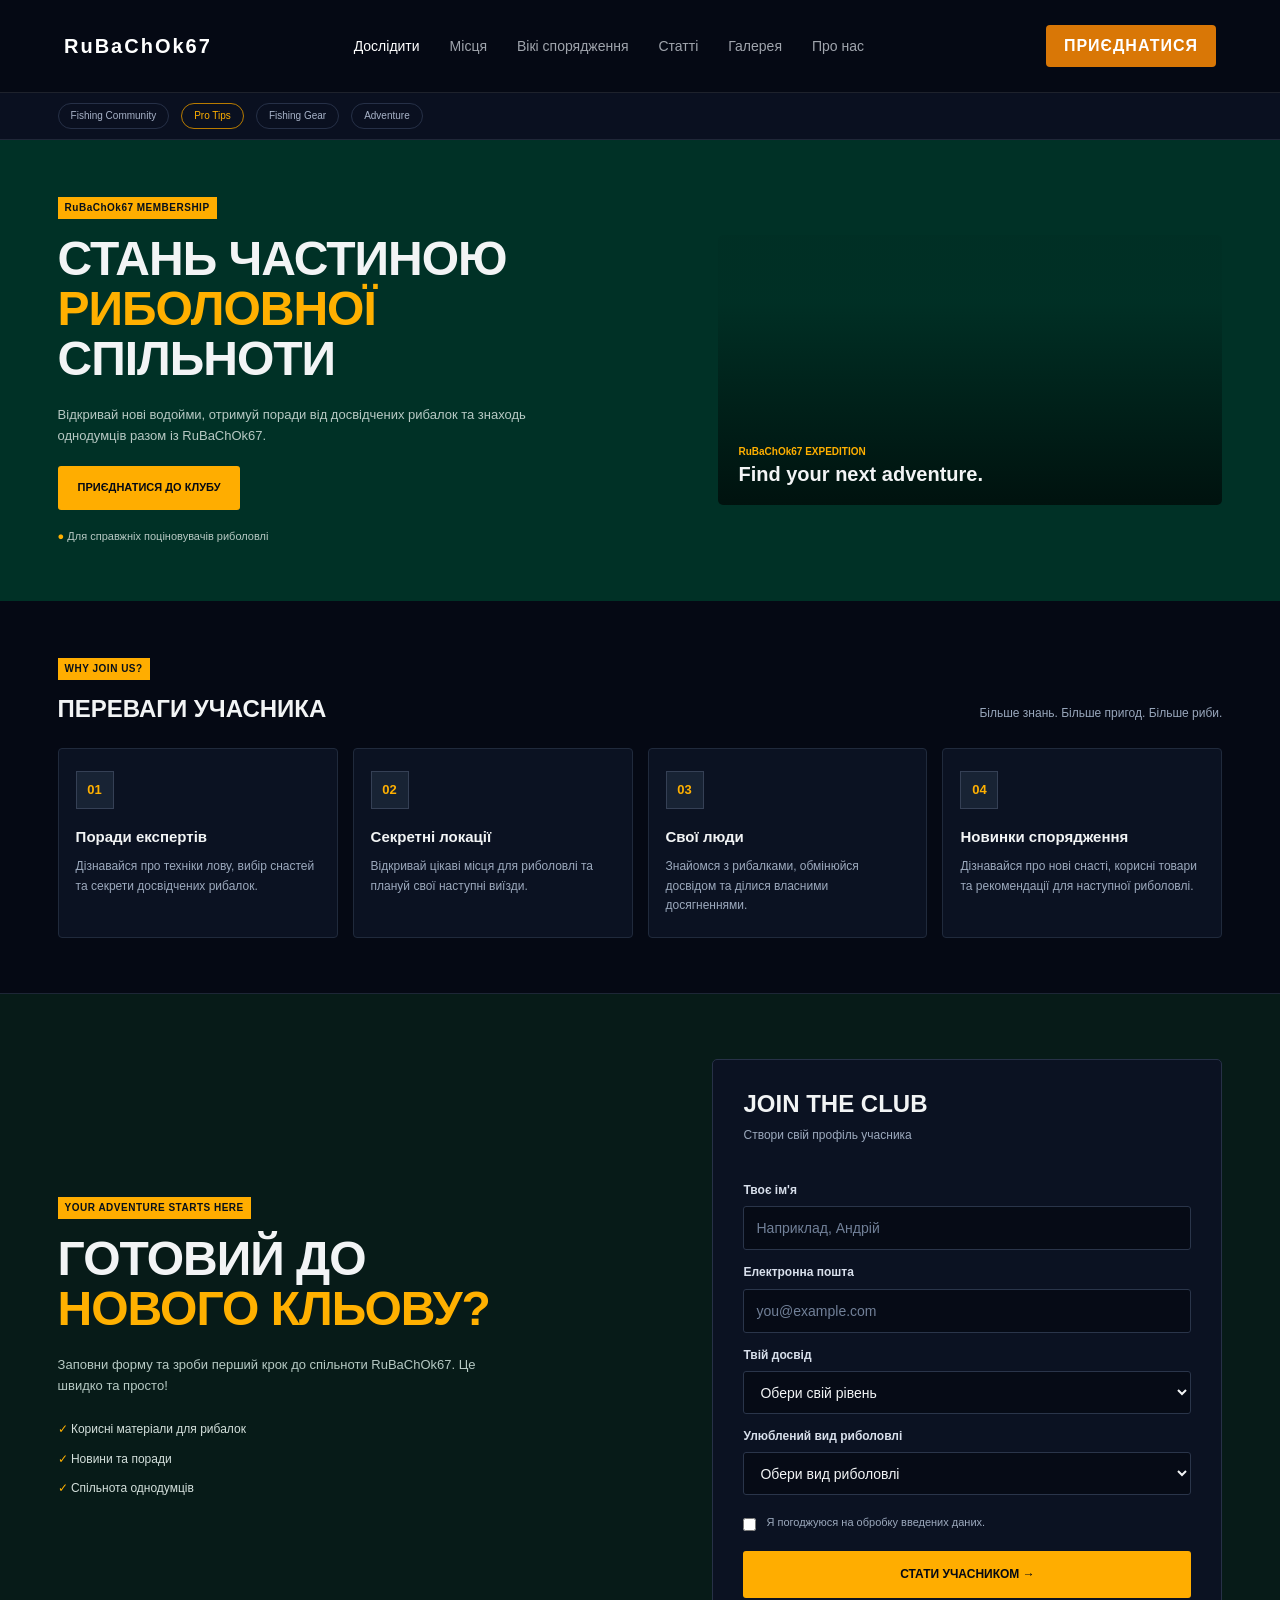
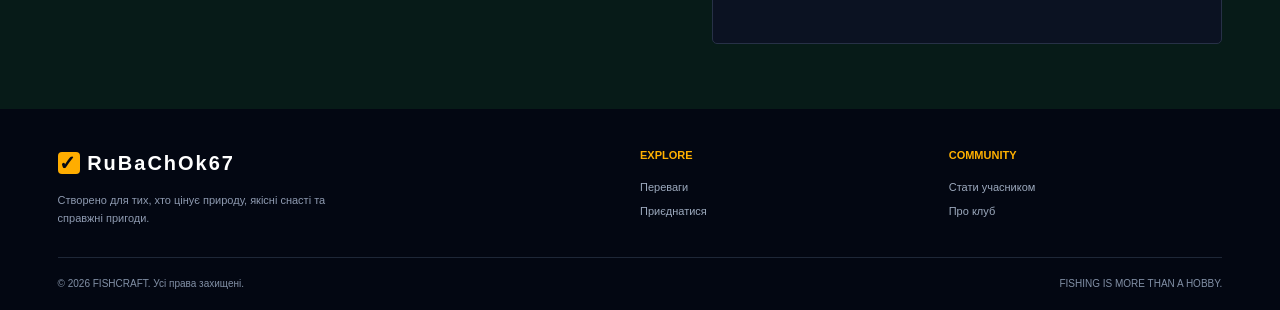
<file: join.html>
<!DOCTYPE html>
<html lang="uk">
<head>
    <meta charset="UTF-8">
    <meta name="viewport" content="width=device-width, initial-scale=1.0">

    <title>Join Club | Rubachok67</title>

    <script src="join.js"></script>
    <link rel="stylesheet" href="join.css">
    <link rel="stylesheet" href="common.css">
</head>

<!-- Google tag (gtag.js) -->
<script async src="https://www.googletagmanager.com/gtag/js?id=G-1GD3ZK0WSZ"></script>
<script>
  window.dataLayer = window.dataLayer || [];
  function gtag(){dataLayer.push(arguments);}
  gtag('js', new Date());

  gtag('config', 'G-1GD3ZK0WSZ');
</script>
    
<body>

   <header class="hero-section">
        <nav class="navbar">
            <div class="logo">RuBaChOk67</div>
            <ul class="nav-links">
                <li><a href="index.html" class="active">Дослідити</a></li>
                <li><a href="spots.html">Місця</a></li>
                <li><a href="gear.html">Вікі спорядження</a></li>
                <li><a href="blog.html">Статті</a></li>
                <li><a href="gallery.html">Галерея</a></li>
                <li><a href="about.html">Про нас</a></li>
            </ul>

            <div class="nav-actions">
                <a href="#" class="search-icon"><i class="fas fa-search"></i></a>
                <a href="#" class="profile-icon"><i class="far fa-user"></i></a>
                <a href="join.html" class="btn-join">ПРИЄДНАТИСЯ</a>
            </div>
        </nav>

    <!-- Категорії -->
    <div class="categories">
        <span>Fishing Community</span>
        <span>Pro Tips</span>
        <span>Fishing Gear</span>
        <span>Adventure</span>
    </div>

    <!-- Головний блок -->
    <main>

        <section class="hero" id="home">
            <div class="hero-content">
                <span class="label">RuBaChOk67 MEMBERSHIP</span>

                <h1>
                    СТАНЬ ЧАСТИНОЮ
                    <span>РИБОЛОВНОЇ</span>
                    СПІЛЬНОТИ
                </h1>

                <p>
                    Відкривай нові водойми, отримуй поради від досвідчених
                    рибалок та знаходь однодумців разом із RuBaChOk67.
                </p>

                <a href="#join" class="main-button">
                    ПРИЄДНАТИСЯ ДО КЛУБУ
                </a>

                <div class="hero-note">
                    <span>●</span> Для справжніх поціновувачів риболовлі
                </div>
            </div>

            <div class="hero-image">
                <div class="image-overlay">
                    <span>RuBaChOk67 EXPEDITION</span>
                    <h2>Find your next adventure.</h2>
                </div>
            </div>
        </section>

        <!-- Переваги клубу -->
        <section class="benefits" id="benefits">
            <div class="section-heading">
                <div>
                    <span class="label">WHY JOIN US?</span>
                    <h2>ПЕРЕВАГИ УЧАСНИКА</h2>
                </div>

                <p>Більше знань. Більше пригод. Більше риби.</p>
            </div>

            <div class="benefit-grid">

                <article class="benefit-card">
                    <div class="benefit-icon">01</div>
                    <h3>Поради експертів</h3>
                    <p>
                        Дізнавайся про техніки лову, вибір снастей
                        та секрети досвідчених рибалок.
                    </p>
                </article>

                <article class="benefit-card">
                    <div class="benefit-icon">02</div>
                    <h3>Секретні локації</h3>
                    <p>
                        Відкривай цікаві місця для риболовлі
                        та плануй свої наступні виїзди.
                    </p>
                </article>

                <article class="benefit-card">
                    <div class="benefit-icon">03</div>
                    <h3>Свої люди</h3>
                    <p>
                        Знайомся з рибалками, обмінюйся досвідом
                        та ділися власними досягненнями.
                    </p>
                </article>

                <article class="benefit-card">
                    <div class="benefit-icon">04</div>
                    <h3>Новинки спорядження</h3>
                    <p>
                        Дізнавайся про нові снасті, корисні товари
                        та рекомендації для наступної риболовлі.
                    </p>
                </article>

            </div>
        </section>

        <!-- Форма реєстрації -->
        <section class="join-section" id="join">

            <div class="join-info">
                <span class="label">YOUR ADVENTURE STARTS HERE</span>

                <h2>
                    ГОТОВИЙ ДО
                    <span>НОВОГО КЛЬОВУ?</span>
                </h2>

                <p>
                    Заповни форму та зроби перший крок до спільноти
                    RuBaChOk67. Це швидко та просто!
                </p>

                <ul>
                    <li>✓ Корисні матеріали для рибалок</li>
                    <li>✓ Новини та поради</li>
                    <li>✓ Спільнота однодумців</li>
                </ul>
            </div>

            <div class="form-card">
                <h2>JOIN THE CLUB</h2>
                <p class="form-subtitle">Створи свій профіль учасника</p>

                <form id="joinForm">

                    <label for="name">Твоє ім'я</label>
                    <input
                        type="text"
                        id="name"
                        name="name"
                        placeholder="Наприклад, Андрій"
                        required
                        minlength="2"
                    >

                    <label for="email">Електронна пошта</label>
                    <input
                        type="email"
                        id="email"
                        name="email"
                        placeholder="you@example.com"
                        required
                    >

                    <label for="experience">Твій досвід</label>
                    <select id="experience" name="experience" required>
                        <option value="" disabled selected>
                            Обери свій рівень
                        </option>
                        <option value="beginner">Початківець</option>
                        <option value="intermediate">Любитель</option>
                        <option value="advanced">Досвідчений рибалка</option>
                    </select>

                    <label for="fishing">Улюблений вид риболовлі</label>
                    <select id="fishing" name="fishing" required>
                        <option value="" disabled selected>
                            Обери вид риболовлі
                        </option>
                        <option value="spinning">Спінінг</option>
                        <option value="feeder">Фідер</option>
                        <option value="float">Поплавкова</option>
                        <option value="carp">Коропова</option>
                        <option value="other">Інший</option>
                    </select>

                    <label class="checkbox-label">
                        <input type="checkbox" id="agreement" required>
                        <span>Я погоджуюся на обробку введених даних.</span>
                    </label>

                    <button type="submit" class="submit-button">
                        СТАТИ УЧАСНИКОМ →
                    </button>

                    <p id="formMessage" class="form-message"></p>

                </form>
            </div>
        </section>

    </main>

    <!-- Підвал сайту -->
    <footer class="footer">
        <div class="footer-top">
            <div class="footer-brand">
                <a href="#home" class="logo">
                    <span class="logo-icon">✓</span>
                    RuBaChOk67
                </a>

                <p>
                    Створено для тих, хто цінує природу,
                    якісні снасті та справжні пригоди.
                </p>
            </div>

            <div class="footer-links">
                <h3>EXPLORE</h3>
                <a href="#benefits">Переваги</a>
                <a href="#join">Приєднатися</a>
            </div>

            <div class="footer-links">
                <h3>COMMUNITY</h3>
                <a href="#join">Стати учасником</a>
                <a href="#home">Про клуб</a>
            </div>
        </div>

        <div class="footer-bottom">
            <span>© 2026 FISHCRAFT. Усі права захищені.</span>
            <span>FISHING IS MORE THAN A HOBBY.</span>
        </div>
    </footer>
</body>
</html>
</file>
<file: join.css>
* {
    margin: 0;
    padding: 0;
    box-sizing: border-box;
}

html {
    scroll-behavior: smooth;
    scroll-padding-top: 80px;
}

body {
    background: #050914;
    color: #f2f4f5;
    font-family: Arial, Helvetica, sans-serif;
    font-size: 14px;
    line-height: 1.6;
}

a {
    color: inherit;
    text-decoration: none;
}

button,
input,
select {
    font: inherit;
}

/* Верхнє меню */

.logo-icon {
    display: inline-flex;
    align-items: center;
    justify-content: center;

    width: 22px;
    height: 22px;

    background: #ffad00;
    color: #050914;
    border-radius: 4px;
    font-weight: bold;
}

.header-button,
.main-button,
.submit-button {
    display: inline-block;
    border: none;
    border-radius: 3px;
    background: #ffad00;
    color: #050914;
    font-weight: 800;
    text-align: center;
    cursor: pointer;
    transition: background 0.2s, transform 0.2s;
}

.header-button {
    padding: 9px 15px;
    font-size: 11px;
}

.header-button:hover,
.main-button:hover,
.submit-button:hover {
    background: #ffc342;
    transform: translateY(-2px);
}

/* Смуга категорій */
.categories {
    min-height: 43px;
    padding: 10px 4.5%;
    display: flex;
    align-items: center;
    gap: 12px;
    flex-wrap: wrap;

    background: #0a1020;
    border-bottom: 1px solid #202738;
}

.categories span {
    padding: 4px 12px;
    border: 1px solid #263047;
    border-radius: 20px;
    color: #a8b3c8;
    font-size: 10px;
}

.categories span:nth-child(2) {
    color: #ffb000;
    border-color: #b87b00;
}

/* Головний екран */
.hero {
    min-height: 390px;
    padding: 55px 4.5%;

    display: grid;
    grid-template-columns: 1.1fr 0.9fr;
    align-items: center;
    gap: 45px;

    background: #003126;
}

.hero-content {
    max-width: 600px;
}

.label {
    display: inline-block;
    padding: 3px 7px;
    margin-bottom: 15px;

    background: #ffad00;
    color: #07101a;
    font-size: 10px;
    font-weight: 900;
    letter-spacing: 0.5px;
}

.hero h1,
.join-info h2 {
    font-size: clamp(30px, 4vw, 48px);
    line-height: 1.05;
    font-weight: 900;
    letter-spacing: -1px;
}

.hero h1 span,
.join-info h2 span {
    display: block;
    color: #ffb000;
}

.hero-content > p {
    max-width: 470px;
    margin: 20px 0;
    color: #b7c9c4;
    font-size: 13px;
}

.main-button {
    padding: 13px 20px;
    font-size: 11px;
}

.hero-note {
    margin-top: 18px;
    color: #b7c9c4;
    font-size: 11px;
}

.hero-note span {
    color: #ffb000;
}

/* Фото в головному блоці */
.hero-image {
    position: relative;
    min-height: 270px;
    border-radius: 5px;
    overflow: hidden;

    background:
        linear-gradient(
            0deg,
            rgba(0, 15, 12, 0.9),
            rgba(0, 15, 12, 0.05) 75%
        ),
        url("https://images.unsplash.com/photo-1544551763-46a013bb70d5?auto=format&fit=crop&w=1000&q=85")
        center / cover no-repeat;
}

.image-overlay {
    position: absolute;
    left: 20px;
    right: 20px;
    bottom: 18px;
}

.image-overlay span {
    color: #ffb000;
    font-size: 10px;
    font-weight: bold;
}

.image-overlay h2 {
    font-size: 20px;
    line-height: 1.3;
}

/* Переваги */
.benefits {
    padding: 55px 4.5%;
    background: #050914;
    border-bottom: 1px solid #1d2636;
}

.section-heading {
    display: flex;
    align-items: end;
    justify-content: space-between;
    gap: 20px;
    margin-bottom: 25px;
}

.section-heading h2 {
    font-size: 24px;
    line-height: 1.2;
}

.section-heading > p {
    color: #98a6bb;
    font-size: 12px;
}

.benefit-grid {
    display: grid;
    grid-template-columns: repeat(4, minmax(0, 1fr));
    gap: 15px;
}

.benefit-card {
    padding: 22px 17px;
    background: #0b1222;
    border: 1px solid #202a3c;
    border-radius: 4px;
    transition: border-color 0.2s, transform 0.2s;
}

.benefit-card:hover {
    border-color: #b47b00;
    transform: translateY(-3px);
}

.benefit-icon {
    display: flex;
    align-items: center;
    justify-content: center;

    width: 38px;
    height: 38px;
    margin-bottom: 16px;

    background: #182334;
    color: #ffb000;
    border: 1px solid #354055;
    font-size: 13px;
    font-weight: bold;
}

.benefit-card h3 {
    margin-bottom: 8px;
    font-size: 15px;
}

.benefit-card p {
    color: #9ca9bd;
    font-size: 12px;
}

/* Блок приєднання */
.join-section {
    padding: 65px 4.5%;
    display: grid;
    grid-template-columns: 1fr 0.85fr;
    align-items: center;
    gap: 55px;

    background: #071b18;
}

.join-info > p {
    max-width: 450px;
    margin-top: 20px;
    color: #b6c9c3;
    font-size: 13px;
}

.join-info ul {
    margin-top: 24px;
    list-style: none;
}

.join-info li {
    margin: 10px 0;
    color: #d4e0dc;
    font-size: 12px;
}

.join-info li::first-letter {
    color: #ffb000;
}

/* Картка форми */
.form-card {
    padding: 30px;
    background: #0b1222;
    border: 1px solid #273147;
    border-radius: 5px;
}

.form-card h2 {
    font-size: 24px;
    line-height: 1.2;
}

.form-subtitle {
    margin: 7px 0 23px;
    color: #9ca9bd;
    font-size: 12px;
}

#joinForm {
    display: flex;
    flex-direction: column;
}

#joinForm > label:not(.checkbox-label) {
    margin: 13px 0 6px;
    color: #d8dfeb;
    font-size: 12px;
    font-weight: bold;
}

#joinForm input[type="text"],
#joinForm input[type="email"],
#joinForm select {
    width: 100%;
    min-height: 43px;
    padding: 10px 12px;

    background: #060b16;
    color: #f2f4f5;
    border: 1px solid #2a354a;
    border-radius: 3px;
    outline: none;
}

#joinForm input::placeholder {
    color: #718098;
}

#joinForm input:focus,
#joinForm select:focus {
    border-color: #ffad00;
}

#joinForm select {
    color-scheme: dark;
}

.checkbox-label {
    display: flex;
    align-items: flex-start;
    gap: 10px;
    margin: 19px 0;
    color: #9ca9bd;
    font-size: 11px;
    cursor: pointer;
}

.checkbox-label input {
    margin-top: 4px;
    accent-color: #ffad00;
}

.submit-button {
    width: 100%;
    padding: 14px;
    font-size: 12px;
}

.form-message {
    margin-top: 15px;
    font-size: 12px;
}

.form-message.success {
    color: #64e6a3;
}

.form-message.error {
    color: #ff8181;
}

/* Підвал */
.footer {
    padding: 38px 4.5% 18px;
    background: #030712;
}

.footer-top {
    display: grid;
    grid-template-columns: 2fr 1fr 1fr;
    gap: 35px;
    padding-bottom: 30px;
}

.footer-brand p {
    max-width: 270px;
    margin-top: 13px;
    color: #8e9ab0;
    font-size: 11px;
}

.footer-links {
    display: flex;
    flex-direction: column;
    align-items: flex-start;
    gap: 7px;
}

.footer-links h3 {
    margin-bottom: 7px;
    color: #ffb000;
    font-size: 11px;
}

.footer-links a {
    color: #9ca9bd;
    font-size: 11px;
}

.footer-links a:hover {
    color: #ffb000;
}

.footer-bottom {
    display: flex;
    justify-content: space-between;
    gap: 15px;
    padding-top: 18px;
    border-top: 1px solid #1e2737;
    color: #8290a6;
    font-size: 10px;
}

/* Адаптація для планшетів */
@media (max-width: 850px) {
    .navigation {
        gap: 14px;
    }

    .hero {
        gap: 25px;
    }

    .benefit-grid {
        grid-template-columns: repeat(2, minmax(0, 1fr));
    }

    .join-section {
        gap: 30px;
    }
}

/* Адаптація для телефонів */
@media (max-width: 600px) {
    .header {
        flex-wrap: wrap;
        gap: 12px;
    }

    .navigation {
        order: 3;
        width: 100%;
        justify-content: space-between;
    }

    .header-button {
        font-size: 9px;
        padding: 8px 10px;
    }

    .categories {
        gap: 7px;
    }

    .categories span {
        padding: 3px 8px;
    }

    .hero {
        grid-template-columns: 1fr;
        padding: 40px 5%;
        gap: 25px;
    }

    .hero-image {
        min-height: 220px;
    }

    .benefits {
        padding: 40px 5%;
    }

    .section-heading {
        align-items: flex-start;
        flex-direction: column;
    }

    .benefit-grid {
        grid-template-columns: 1fr;
    }

    .join-section {
        grid-template-columns: 1fr;
        padding: 40px 5%;
    }

    .form-card {
        padding: 22px;
    }

    .footer-top {
        grid-template-columns: 1fr 1fr;
        gap: 25px;
    }

    .footer-brand {
        grid-column: 1 / -1;
    }

    .footer-bottom {
        flex-direction: column;
        gap: 8px;
    }
}
</file>
<file: common.css>
a {
    text-decoration: none;
    color: inherit;
}





.navbar {
    display: flex;
    justify-content: space-between;
    align-items: center;
    padding: 25px 5%;
    border-bottom: 1px solid rgba(255, 255, 255, 0.1);
}

.logo {
    font-size: 20px;
    font-weight: 800;
    letter-spacing: 2px;
    color: #ffffff;
}

.nav-links {
    display: flex;
    list-style: none;
    gap: 30px;
}

.nav-links a {
    font-size: 14px;
    font-weight: 500;
    color: #a0a5ad;
    transition: color 0.3s;
}

.nav-links a:hover, .nav-links a.active {
    color: #ffffff;
}

.nav-actions {
    display: flex;
    align-items: center;
    gap: 20px;
}

.nav-actions a {
    font-size: 16px;
}

.nav-actions a:hover {
    color: #ffffff;
}

.btn-join {
    background-color: #d97706;
    color: #fff !important;
    padding: 8px 18px;
    border-radius: 4px;
    font-size: 13px;
    font-weight: 600;
    letter-spacing: 1px;
    transition: background 0.3s;
}

.btn-join:hover {
    background-color: #b45309;
}
</file>
